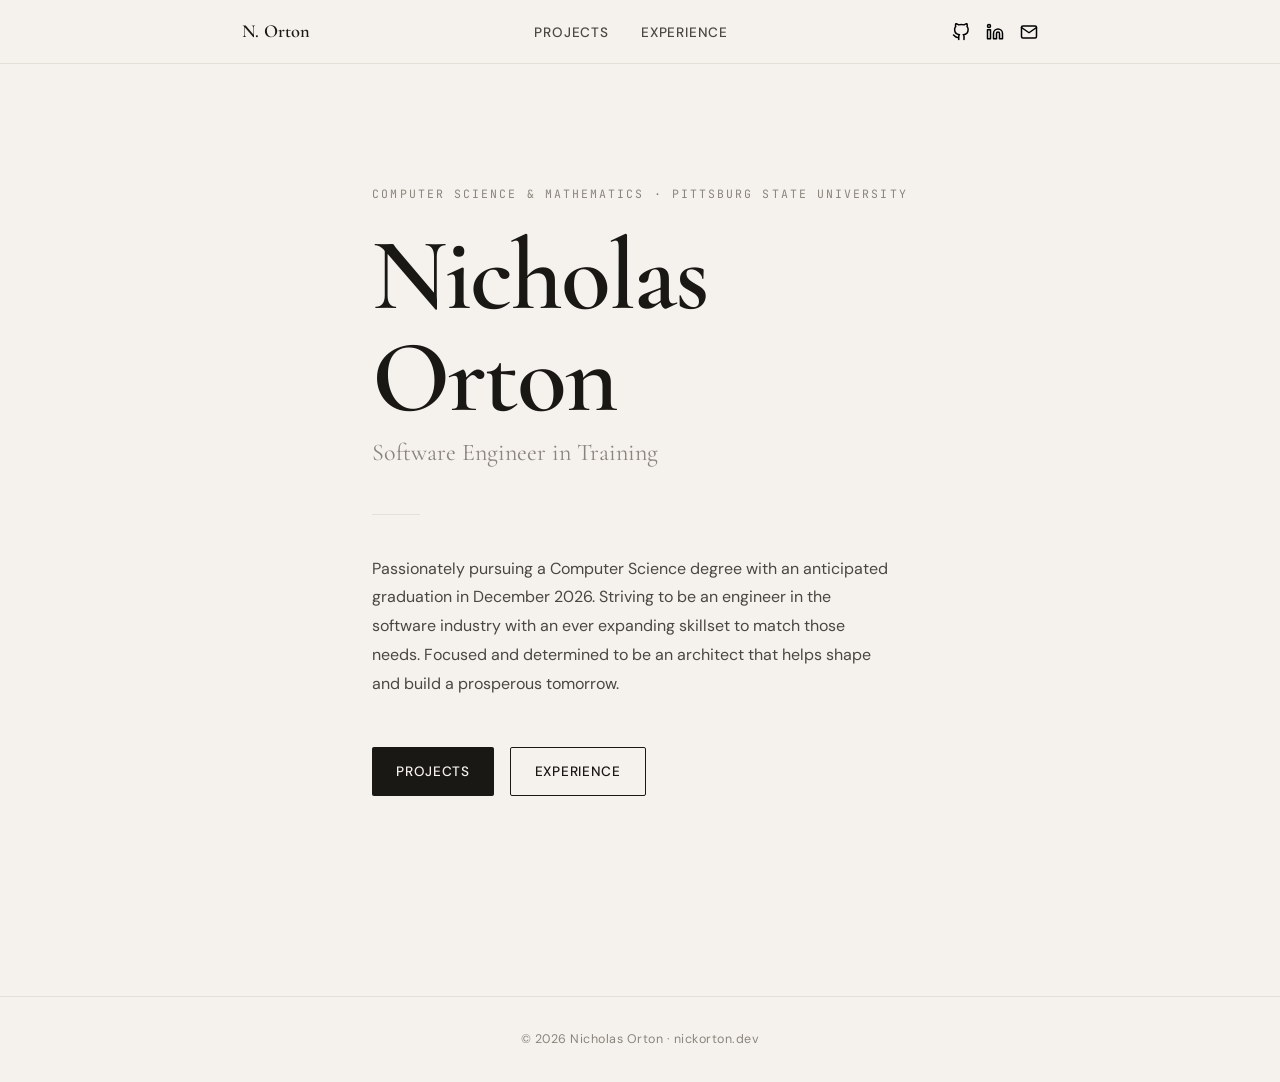
<file: index.html>
<!DOCTYPE html>
<html lang="en">

<head>
    <meta charset="UTF-8" />
    <meta name="viewport" content="width=device-width, initial-scale=1.0" />
    <title>Nicholas Orton</title>
    <link rel="preconnect" href="https://fonts.googleapis.com" />
    <link rel="preconnect" href="https://fonts.gstatic.com" crossorigin />
    <link
        href="https://fonts.googleapis.com/css2?family=Cormorant+Garamond:wght@400;600&family=DM+Sans:wght@400;500&family=JetBrains+Mono:wght@400&display=swap"
        rel="stylesheet" />
    <link rel="stylesheet" href="assets/css/style.css" />
    <style>
        .hero {
            min-height: 100vh;
            display: flex;
            align-items: center;
            padding-top: 5rem;
        }

        .hero-inner {
            max-width: var(--max);
            margin: 0 auto;
            padding: 0 2rem;
        }

        .hero-eyebrow {
            font-family: var(--mono);
            font-size: 0.72rem;
            letter-spacing: 0.18em;
            text-transform: uppercase;
            color: var(--ink-soft);
            margin-bottom: 1.25rem;
        }

        .hero-name {
            font-family: var(--serif);
            font-size: clamp(3.5rem, 8vw, 6.5rem);
            font-weight: 600;
            line-height: 1.0;
            letter-spacing: -0.02em;
            color: var(--ink);
            margin-bottom: 0.25rem;
        }

        .hero-title {
            font-family: var(--serif);
            font-size: clamp(1.1rem, 2.5vw, 1.5rem);
            font-weight: 400;
            color: var(--ink-soft);
            margin-bottom: 2.5rem;
        }

        .hero-rule {
            width: 48px;
            height: 1px;
            background: var(--rule);
            margin-bottom: 2.5rem;
        }

        .hero-bio {
            max-width: 520px;
            font-size: 1rem;
            color: var(--ink-mid);
            line-height: 1.8;
            margin-bottom: 3rem;
        }

        .hero-actions {
            display: flex;
            gap: 1rem;
            flex-wrap: wrap;
        }
    </style>
</head>

<body>

    <!-- Nav -->
    <nav>
        <div class="nav-inner">
            <a href="index.html" class="nav-logo">N. Orton</a>
            <ul class="nav-links">
                <li><a href="projects.html">Projects</a></li>
                <li><a href="experience.html">Experience</a></li>
            </ul>
            <div class="nav-icons">
                <a href="https://github.com/nrrorton" target="_blank" rel="noopener" aria-label="GitHub">
                    <img src="assets/icons/github.svg" alt="GitHub" width="18" height="18" />
                </a>
                <a href="https://www.linkedin.com/in/nicholas-ray-orton" target="_blank" rel="noopener"
                    aria-label="LinkedIn">
                    <img src="assets/icons/linkedin.svg" alt="LinkedIn" width="18" height="18" />
                </a>
                <a href="mailto:nrrorton@gmail.com" aria-label="Email">
                    <img src="assets/icons/email.svg" alt="Email" width="18" height="18" />
                </a>
            </div>
            <!-- Hamburger toggle (mobile only) -->
            <button class="nav-toggle" aria-label="Toggle menu" onclick="
            this.classList.toggle('open');
            document.getElementById('nav-drawer').classList.toggle('open');
            ">
                <span></span>
                <span></span>
                <span></span>
            </button>
        </div>
        <!-- Mobile drawer -->
        <div class="nav-drawer" id="nav-drawer">
            <ul class="nav-links">
                <li><a href="projects.html">Projects</a></li>
                <li><a href="experience.html">Experience</a></li>
            </ul>
            <div class="nav-icons">
                <a href="https://github.com/nrrorton" target="_blank" rel="noopener" aria-label="GitHub">
                    <img src="assets/icons/github.svg" alt="GitHub" width="18" height="18" />
                </a>
                <a href="https://www.linkedin.com/in/nicholas-ray-orton" target="_blank" rel="noopener"
                    aria-label="LinkedIn">
                    <img src="assets/icons/linkedin.svg" alt="LinkedIn" width="18" height="18" />
                </a>
                <a href="mailto:nrrorton@gmail.com" aria-label="Email">
                    <img src="assets/icons/email.svg" alt="Email" width="18" height="18" />
                </a>
            </div>
        </div>
    </nav>

    <!-- Hero -->
    <section class="hero">
        <div class="hero-inner">
            <p class="hero-eyebrow fade-in delay-1">Computer Science &amp; Mathematics · Pittsburg State University</p>
            <h1 class="hero-name fade-in delay-2">Nicholas<br>Orton</h1>
            <p class="hero-title fade-in delay-3">Software Engineer in Training</p>
            <div class="hero-rule fade-in delay-3"></div>
            <p class="hero-bio fade-in delay-4">
                Passionately pursuing a Computer Science degree with an anticipated graduation in December 2026.
                Striving to be an engineer in the software industry with an ever expanding skillset to match those needs.
                Focused and determined to be an architect that helps shape and build a prosperous tomorrow.
            </p>
            <div class="hero-actions fade-in delay-5">
                <a href="projects.html" class="btn btn-primary">Projects</a>
                <a href="experience.html" class="btn btn-outline">Experience</a>
            </div>
        </div>
    </section>

    <footer>
        <p>© 2026 Nicholas Orton · nickorton.dev</p>
    </footer>

</body>

</html>
</file>
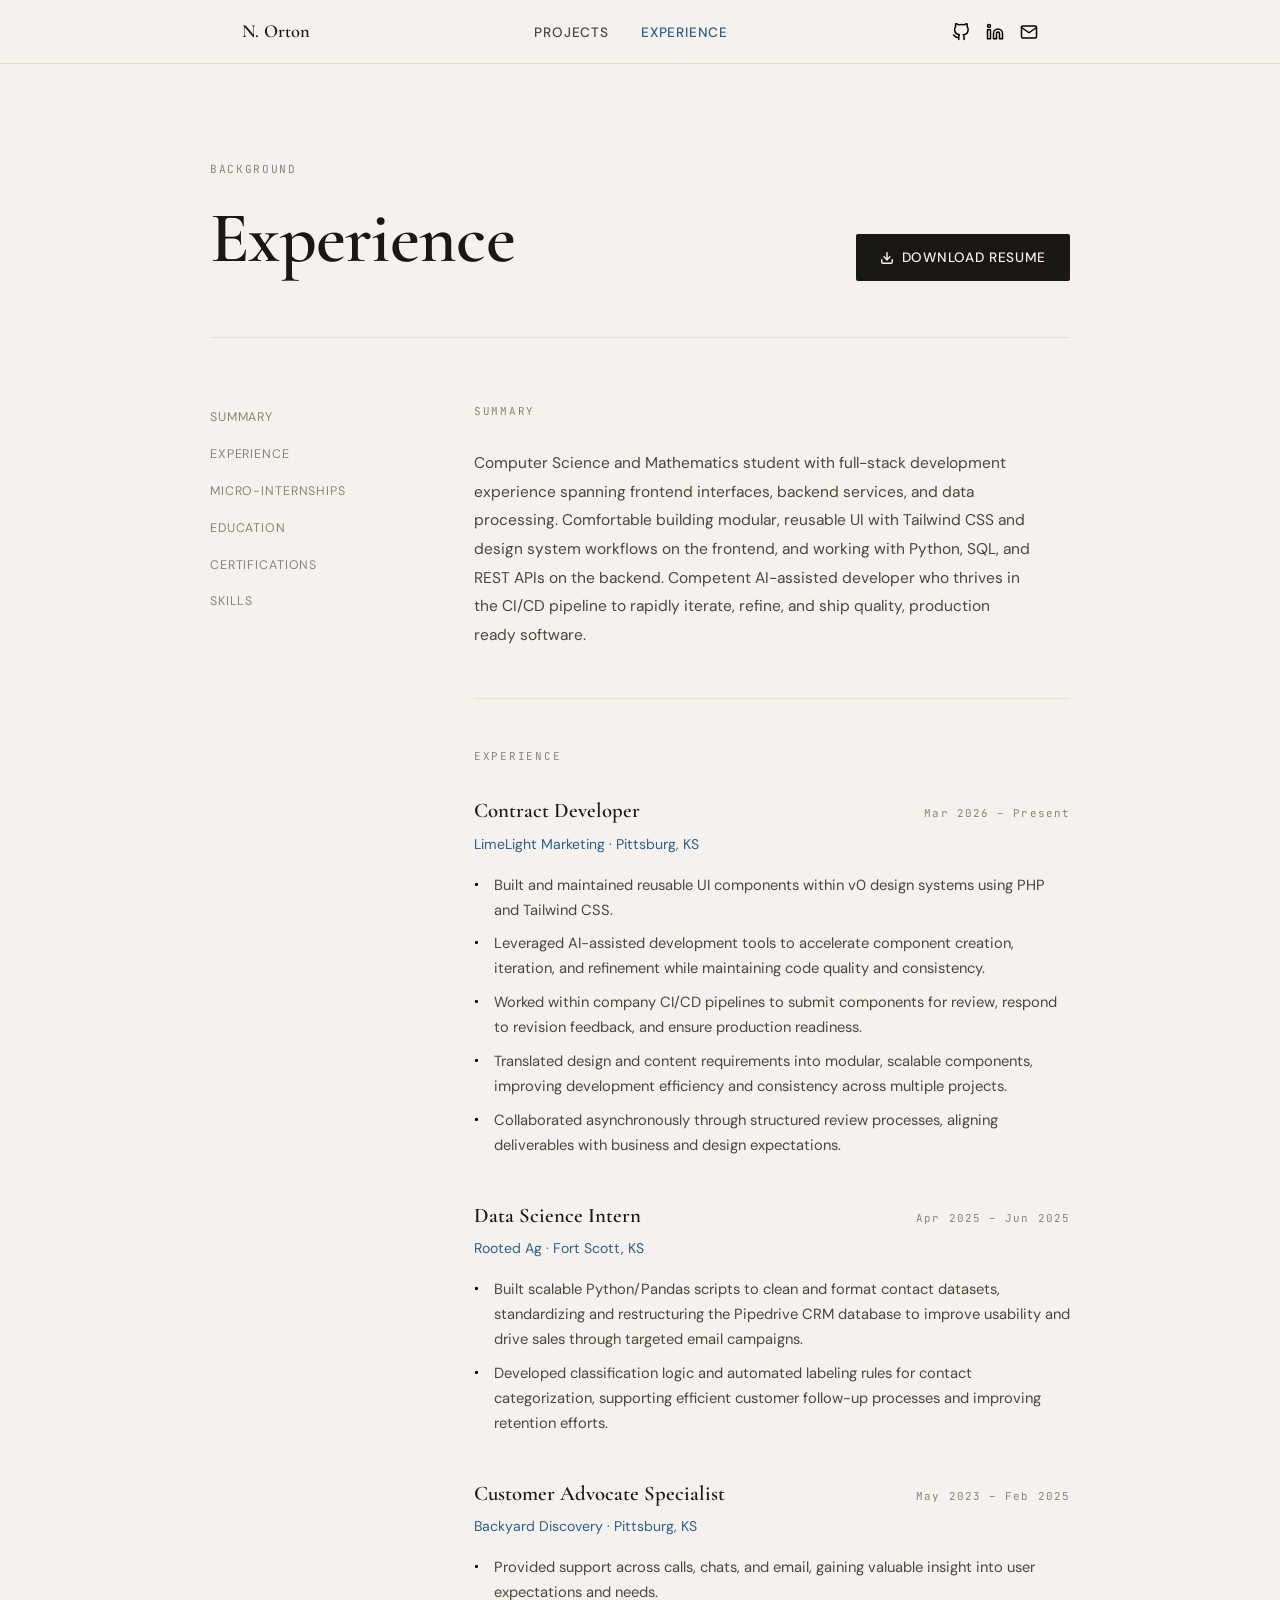
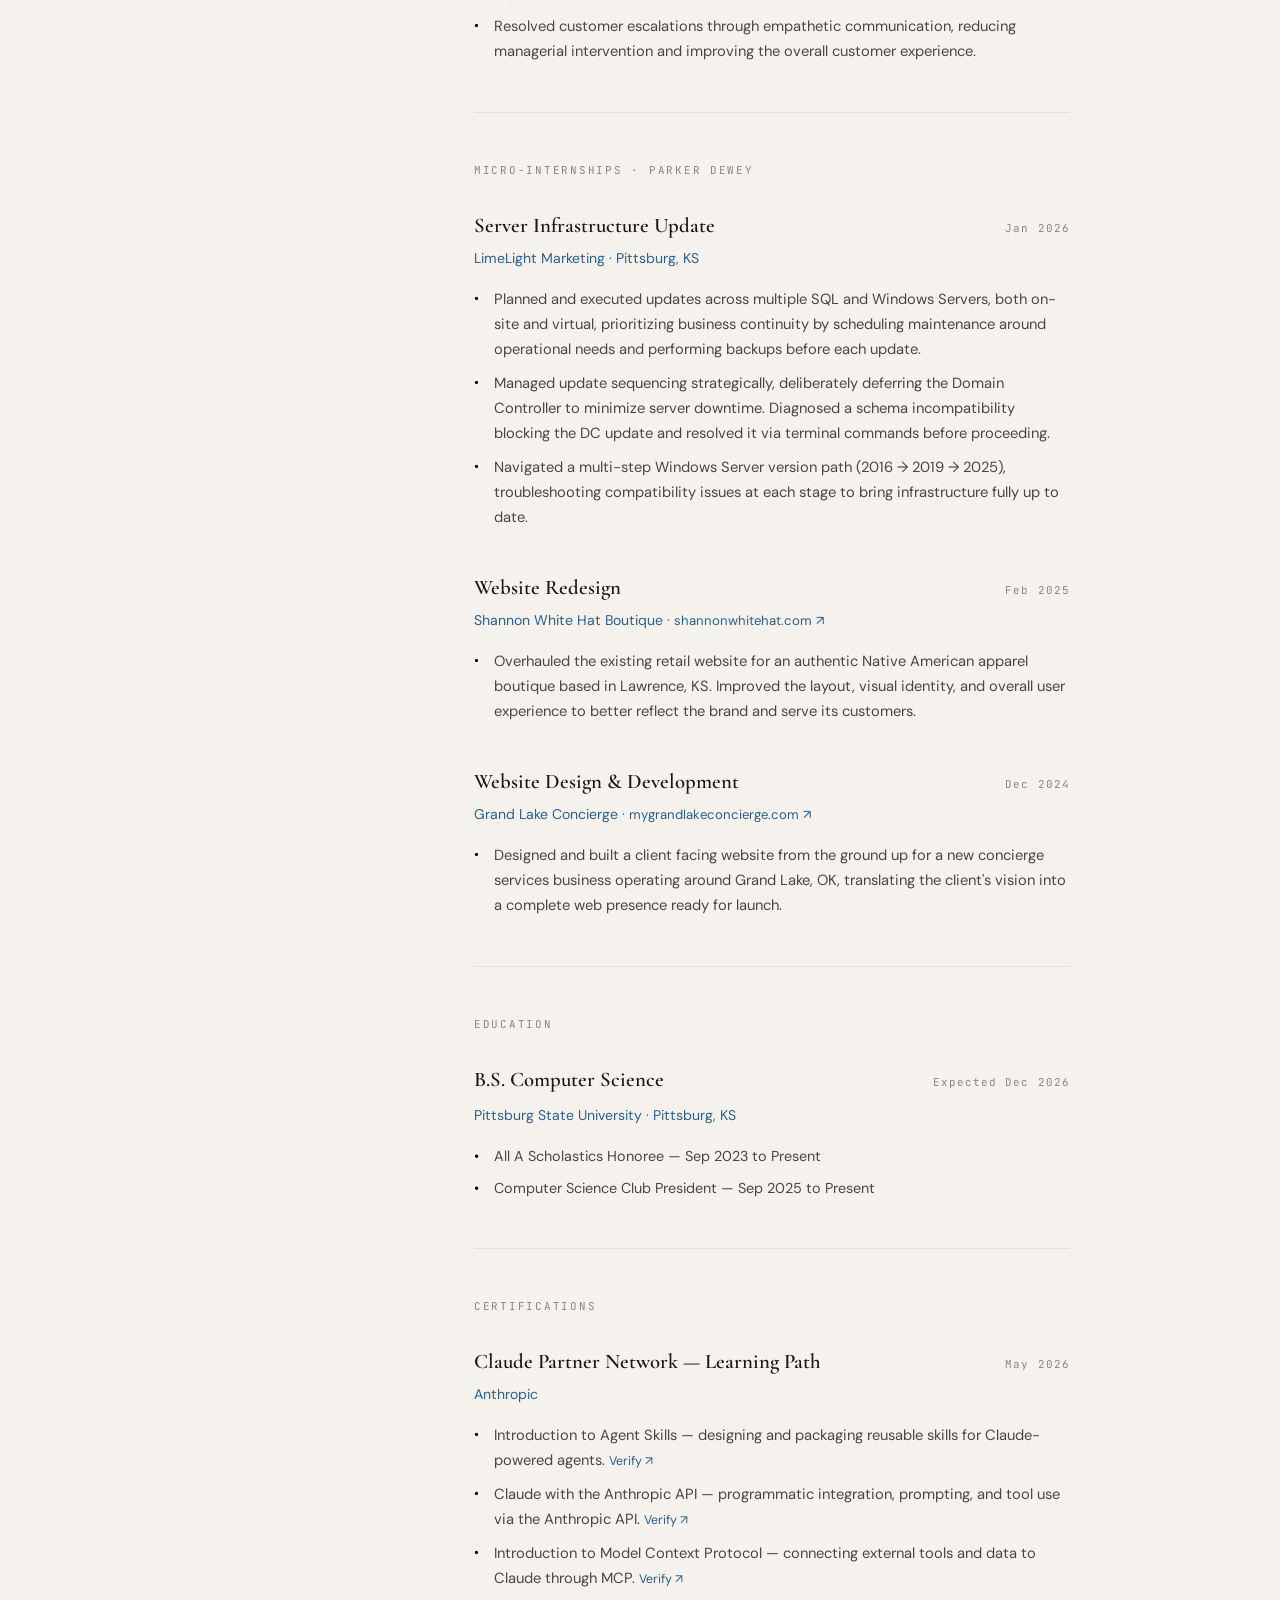
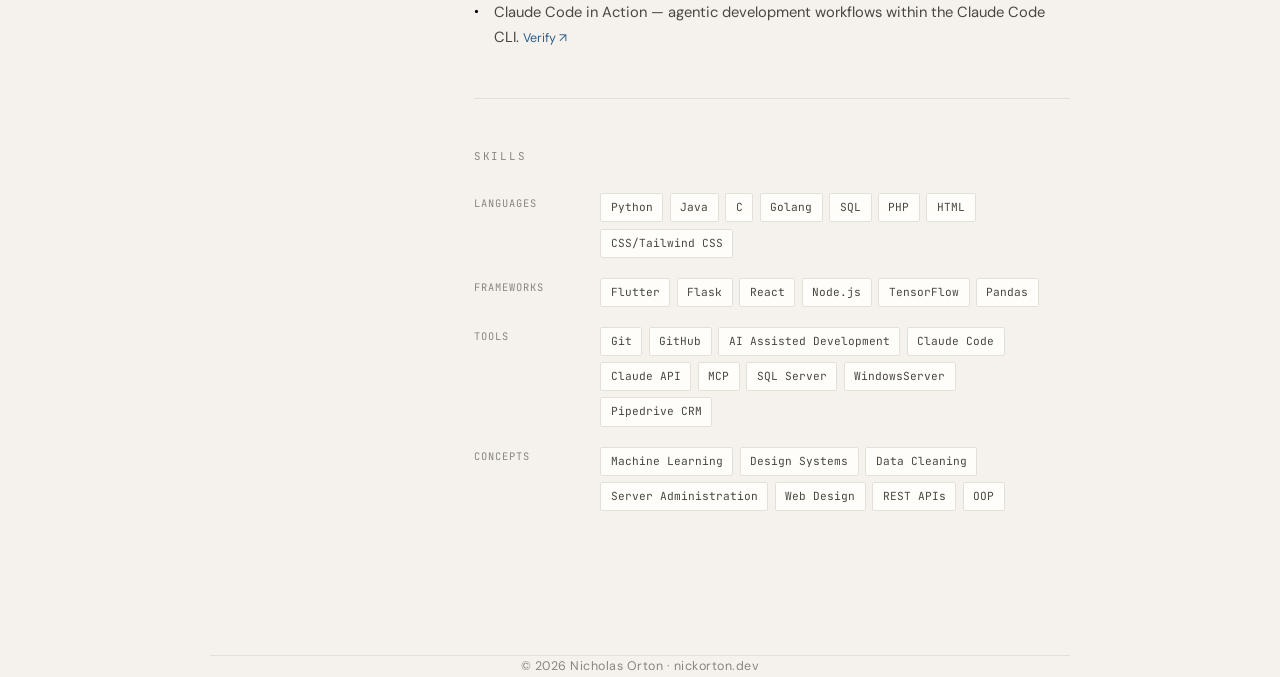
<file: experience.html>
<!DOCTYPE html>
<html lang="en">

<head>
    <meta charset="UTF-8" />
    <meta name="viewport" content="width=device-width, initial-scale=1.0" />
    <title>Experience · Nicholas Orton</title>
    <link rel="preconnect" href="https://fonts.googleapis.com" />
    <link rel="preconnect" href="https://fonts.gstatic.com" crossorigin />
    <link
        href="https://fonts.googleapis.com/css2?family=Cormorant+Garamond:wght@400;600&family=DM+Sans:wght@400;500&family=JetBrains+Mono:wght@400&display=swap"
        rel="stylesheet" />
    <link rel="stylesheet" href="assets/css/style.css" />
    <style>
        .page-header {
            padding: 10rem 0 3.5rem;
            display: flex;
            align-items: flex-end;
            justify-content: space-between;
            gap: 2rem;
            flex-wrap: wrap;
            border-bottom: 1px solid var(--rule);
            margin-bottom: 0;
        }

        .page-header h1 {
            font-size: clamp(2.5rem, 6vw, 4.5rem);
        }

        /* Resume body */
        .resume {
            padding: 4rem 0 6rem;
            display: grid;
            grid-template-columns: 200px 1fr;
            gap: 0 4rem;
        }

        @media (max-width: 640px) {
            .resume {
                grid-template-columns: 1fr;
            }

            .resume-sidebar {
                display: none;
            }
        }

        /* Sidebar nav (sticky) */
        .resume-sidebar {
            position: sticky;
            top: 5rem;
            align-self: start;
        }

        .sidebar-nav {
            list-style: none;
            display: flex;
            flex-direction: column;
            gap: 0.6rem;
        }

        .sidebar-nav a {
            font-size: 0.78rem;
            letter-spacing: 0.07em;
            text-transform: uppercase;
            color: var(--ink-soft);
            transition: color var(--transition);
        }

        .sidebar-nav a:hover {
            color: var(--accent);
        }

        /* Resume sections */
        .resume-main section {
            padding: 3rem 0;
            border-top: 1px solid var(--rule);
        }

        .resume-main section:first-child {
            padding-top: 0;
            border-top: none;
        }

        .resume-section-title {
            font-family: var(--mono);
            font-size: 0.68rem;
            letter-spacing: 0.16em;
            text-transform: uppercase;
            color: var(--ink-soft);
            margin-bottom: 1.75rem;
        }

        /* Summary */
        .summary-text {
            font-size: 0.97rem;
            color: var(--ink-mid);
            line-height: 1.85;
            max-width: 560px;
        }

        /* Experience entries */
        .entry {
            margin-bottom: 2.5rem;
        }

        .entry:last-child {
            margin-bottom: 0;
        }

        .entry-header {
            display: flex;
            justify-content: space-between;
            align-items: baseline;
            gap: 1rem;
            flex-wrap: wrap;
            margin-bottom: 0.25rem;
        }

        .entry-role {
            font-family: var(--serif);
            font-size: 1.3rem;
            font-weight: 600;
            color: var(--ink);
        }

        .entry-date {
            font-family: var(--mono);
            font-size: 0.68rem;
            letter-spacing: 0.1em;
            color: var(--ink-soft);
            white-space: nowrap;
        }

        .entry-org {
            font-size: 0.88rem;
            color: var(--accent);
            margin-bottom: 1rem;
        }

        .entry-bullets {
            list-style: none;
            display: flex;
            flex-direction: column;
            gap: 0.55rem;
        }

        .entry-bullets li {
            font-size: 0.92rem;
            color: var(--ink-mid);
            line-height: 1.7;
            padding-left: 1.25rem;
            position: relative;
        }

        .entry-bullets li::before {
            content: '•';
            position: absolute;
            left: 0;
            color: black;
            font-size: 0.85rem;
        }

        /* Education */
        .edu-degree {
            font-family: var(--serif);
            font-size: 1.3rem;
            font-weight: 600;
            margin-bottom: 0.2rem;
        }

        .edu-school {
            font-size: 0.88rem;
            color: var(--accent);
            margin-bottom: 1rem;
        }

        .edu-honors {
            list-style: none;
            display: flex;
            flex-direction: column;
            gap: 0.45rem;
        }

        .edu-honors li {
            font-size: 0.9rem;
            color: var(--ink-mid);
            padding-left: 1.25rem;
            position: relative;
        }

        .edu-honors li::before {
            content: '•';
            position: absolute;
            left: 0;
            color: black;
        }

        /* Skills */
        .skills-grid {
            display: flex;
            flex-direction: column;
            gap: 1.25rem;
        }

        .skill-row {
            display: grid;
            grid-template-columns: 110px 1fr;
            gap: 1rem;
            align-items: start;
        }

        .skill-category {
            font-family: var(--mono);
            font-size: 0.65rem;
            letter-spacing: 0.1em;
            text-transform: uppercase;
            color: var(--ink-soft);
            padding-top: 0.1rem;
        }

        .skill-tags {
            display: flex;
            flex-wrap: wrap;
            gap: 0.4rem;
        }

        .skill-tag {
            font-family: var(--mono);
            font-size: 0.7rem;
            padding: 0.25rem 0.6rem;
            border: 1px solid var(--rule);
            border-radius: 2px;
            color: var(--ink-mid);
            background: var(--paper);
        }
    </style>
</head>

<body>

    <!-- Nav -->
    <nav>
        <div class="nav-inner">
            <a href="index.html" class="nav-logo">N. Orton</a>
            <ul class="nav-links">
                <li><a href="projects.html">Projects</a></li>
                <li><a href="experience.html" class="active">Experience</a></li>
            </ul>
            <div class="nav-icons">
                <a href="https://github.com/nrrorton" target="_blank" rel="noopener" aria-label="GitHub">
                    <img src="assets/icons/github.svg" alt="GitHub" width="18" height="18" />
                </a>
                <a href="https://www.linkedin.com/in/nicholas-ray-orton" target="_blank" rel="noopener"
                    aria-label="LinkedIn">
                    <img src="assets/icons/linkedin.svg" alt="LinkedIn" width="18" height="18" />
                </a>
                <a href="mailto:nrrorton@gmail.com" aria-label="Email">
                    <img src="assets/icons/email.svg" alt="Email" width="18" height="18" />
                </a>
            </div>
            <!-- Hamburger toggle (mobile only) -->
            <button class="nav-toggle" aria-label="Toggle menu" onclick="
            this.classList.toggle('open');
            document.getElementById('nav-drawer').classList.toggle('open');
            ">
                <span></span>
                <span></span>
                <span></span>
            </button>
        </div>
        <!-- Mobile drawer -->
        <div class="nav-drawer" id="nav-drawer">
            <ul class="nav-links">
                <li><a href="projects.html">Projects</a></li>
                <li><a href="experience.html" class="active">Experience</a></li>
            </ul>
            <div class="nav-icons">
                <a href="https://github.com/nrrorton" target="_blank" rel="noopener" aria-label="GitHub">
                    <img src="assets/icons/github.svg" alt="GitHub" width="18" height="18" />
                </a>
                <a href="https://www.linkedin.com/in/nicholas-ray-orton" target="_blank" rel="noopener"
                    aria-label="LinkedIn">
                    <img src="assets/icons/linkedin.svg" alt="LinkedIn" width="18" height="18" />
                </a>
                <a href="mailto:nrrorton@gmail.com" aria-label="Email">
                    <img src="assets/icons/email.svg" alt="Email" width="18" height="18" />
                </a>
            </div>
        </div>
    </nav>

    <!-- Header -->
    <header class="page-header container">
        <div>
            <p class="section-label fade-in delay-1">Background</p>
            <h1 class="fade-in delay-2">Experience</h1>
        </div>
        <a href="assets/files/Nicholas_Orton_Resume.pdf" download class="btn btn-primary fade-in delay-3">
            <svg width="14" height="14" viewBox="0 0 24 24" fill="none" stroke="currentColor" stroke-width="2.5"
                stroke-linecap="round" stroke-linejoin="round">
                <path d="M21 15v4a2 2 0 0 1-2 2H5a2 2 0 0 1-2-2v-4" />
                <polyline points="7 10 12 15 17 10" />
                <line x1="12" y1="15" x2="12" y2="3" />
            </svg>
            Download Resume
        </a>
    </header>

    <!-- Resume -->
    <div class="resume container">

        <!-- Sidebar -->
        <aside class="resume-sidebar fade-in delay-2">
            <ul class="sidebar-nav">
                <li><a href="#summary">Summary</a></li>
                <li><a href="#experience">Experience</a></li>
                <li><a href="#micro">Micro-Internships</a></li>
                <li><a href="#education">Education</a></li>
                <li><a href="#certifications">Certifications</a></li>
                <li><a href="#skills">Skills</a></li>
            </ul>
        </aside>

        <!-- Main content -->
        <div class="resume-main">

            <!-- Summary -->
            <section id="summary" class="fade-in delay-2">
                <p class="resume-section-title">Summary</p>
                <p class="summary-text">
                    Computer Science and Mathematics student with full-stack development experience spanning frontend interfaces, backend
                    services, and data processing. Comfortable building modular, reusable UI with Tailwind CSS and design system workflows
                    on the frontend, and working with Python, SQL, and REST APIs on the backend. Competent AI-assisted developer who thrives
                    in the CI/CD pipeline to rapidly iterate, refine, and ship quality, production ready software.
                </p>
            </section>

            <!-- Experience -->
            <section id="experience" class="fade-in delay-3">
                <p class="resume-section-title">Experience</p>

                <div class="entry">
                    <div class="entry-header">
                        <span class="entry-role">Contract Developer</span>
                        <span class="entry-date">Mar 2026 – Present</span>
                    </div>
                    <p class="entry-org">LimeLight Marketing · Pittsburg, KS</p>
                    <ul class="entry-bullets">
                        <li>Built and maintained reusable UI components within v0 design systems using PHP and Tailwind CSS.</li>
                        <li>Leveraged AI-assisted development tools to accelerate component creation, iteration, and refinement while maintaining
                        code quality and consistency.</li>
                        <li>Worked within company CI/CD pipelines to submit components for review, respond to revision feedback, and ensure
                        production readiness.</li>
                        <li>Translated design and content requirements into modular, scalable components, improving development efficiency
                        and consistency across multiple projects.</li>
                        <li>Collaborated asynchronously through structured review processes, aligning deliverables with business and design
                        expectations.</li>
                    </ul>
                </div>

                <div class="entry">
                    <div class="entry-header">
                        <span class="entry-role">Data Science Intern</span>
                        <span class="entry-date">Apr 2025 – Jun 2025</span>
                    </div>
                    <p class="entry-org">Rooted Ag · Fort Scott, KS</p>
                    <ul class="entry-bullets">
                        <li>Built scalable Python/Pandas scripts to clean and format contact datasets, standardizing and
                            restructuring the Pipedrive CRM database to improve usability and drive sales through
                            targeted email campaigns.</li>
                        <li>Developed classification logic and automated labeling rules for contact categorization,
                            supporting efficient customer follow-up processes and improving retention efforts.</li>
                    </ul>
                </div>

                <div class="entry">
                    <div class="entry-header">
                        <span class="entry-role">Customer Advocate Specialist</span>
                        <span class="entry-date">May 2023 – Feb 2025</span>
                    </div>
                    <p class="entry-org">Backyard Discovery · Pittsburg, KS</p>
                    <ul class="entry-bullets">
                        <li>Provided support across calls, chats, and email, gaining valuable insight into user
                            expectations and needs.</li>
                        <li>Resolved customer escalations through empathetic communication, reducing managerial
                            intervention and improving the overall customer experience.</li>
                    </ul>
                </div>
            </section>

            <!-- Micro-Internships -->
            <section id="micro" class="fade-in delay-4">
                <p class="resume-section-title">Micro-Internships · Parker Dewey</p>
            
                <div class="entry">
                    <div class="entry-header">
                        <span class="entry-role">Server Infrastructure Update</span>
                        <span class="entry-date">Jan 2026</span>
                    </div>
                    <p class="entry-org">LimeLight Marketing · Pittsburg, KS</p>
                    <ul class="entry-bullets">
                        <li>Planned and executed updates across multiple SQL and Windows Servers, both on-site and virtual,
                            prioritizing business continuity by scheduling maintenance around operational needs and performing
                            backups before each update.</li>
                        <li>Managed update sequencing strategically, deliberately deferring the Domain Controller to minimize
                            server downtime. Diagnosed a schema incompatibility blocking the DC update and resolved it via
                            terminal commands before proceeding.</li>
                        <li>Navigated a multi-step Windows Server version path (2016 → 2019 → 2025), troubleshooting compatibility
                            issues at each stage to bring infrastructure fully up to date.</li>
                    </ul>
                </div>
            
                <div class="entry">
                    <div class="entry-header">
                        <span class="entry-role">Website Redesign</span>
                        <span class="entry-date">Feb 2025</span>
                    </div>
                    <p class="entry-org">
                        Shannon White Hat Boutique ·
                        <a href="https://www.shannonwhitehat.com/" target="_blank" rel="noopener"
                            style="color: var(--accent); font-size: 0.82rem;">shannonwhitehat.com ↗</a>
                    </p>
                    <ul class="entry-bullets">
                        <li>Overhauled the existing retail website for an authentic Native American apparel boutique based in
                            Lawrence, KS. Improved the layout, visual identity, and overall user experience to better reflect the
                            brand and serve its customers.</li>
                    </ul>
                </div>

                <div class="entry">
                    <div class="entry-header">
                        <span class="entry-role">Website Design & Development</span>
                        <span class="entry-date">Dec 2024</span>
                    </div>
                    <p class="entry-org">
                        Grand Lake Concierge ·
                        <a href="https://www.mygrandlakeconcierge.com/" target="_blank" rel="noopener"
                            style="color: var(--accent); font-size: 0.82rem;">mygrandlakeconcierge.com ↗</a>
                    </p>
                    <ul class="entry-bullets">
                        <li>Designed and built a client facing website from the ground up for a new concierge services business
                            operating around Grand Lake, OK, translating the client's vision into a complete web presence ready for
                            launch.</li>
                    </ul>
                </div>
            </section>

            <!-- Education -->
            <section id="education" class="fade-in delay-4">
                <p class="resume-section-title">Education</p>
                <div class="entry-header" style="margin-bottom: 0.25rem;">
                    <span class="edu-degree">B.S. Computer Science</span>
                    <span class="entry-date">Expected Dec 2026</span>
                </div>
                <p class="edu-school">Pittsburg State University · Pittsburg, KS</p>
                <ul class="edu-honors">
                    <li>All A Scholastics Honoree — Sep 2023 to Present</li>
                    <li>Computer Science Club President — Sep 2025 to Present</li>
                </ul>
            </section>

            <!-- Certifications -->
            <section id="certifications" class="fade-in delay-5">
                <p class="resume-section-title">Certifications</p>

                <div class="entry">
                    <div class="entry-header">
                        <span class="entry-role">Claude Partner Network — Learning Path</span>
                        <span class="entry-date">May 2026</span>
                    </div>
                    <p class="entry-org">Anthropic</p>
                    <ul class="entry-bullets">
                        <li>Introduction to Agent Skills — designing and packaging reusable skills for Claude-powered agents.
                            <a href="https://verify.skilljar.com/c/8tr7aux64yxz" target="_blank" rel="noopener"
                                style="color: var(--accent); font-size: 0.78rem; white-space: nowrap;">Verify ↗</a></li>
                        <li>Claude with the Anthropic API — programmatic integration, prompting, and tool use via the Anthropic API.
                            <a href="https://verify.skilljar.com/c/6u4fi9q8b3m3" target="_blank" rel="noopener"
                                style="color: var(--accent); font-size: 0.78rem; white-space: nowrap;">Verify ↗</a></li>
                        <li>Introduction to Model Context Protocol — connecting external tools and data to Claude through MCP.
                            <a href="https://verify.skilljar.com/c/wb738afehz83" target="_blank" rel="noopener"
                                style="color: var(--accent); font-size: 0.78rem; white-space: nowrap;">Verify ↗</a></li>
                        <li>Claude Code in Action — agentic development workflows within the Claude Code CLI.
                            <a href="https://verify.skilljar.com/c/jek4beo3jvas" target="_blank" rel="noopener"
                                style="color: var(--accent); font-size: 0.78rem; white-space: nowrap;">Verify ↗</a></li>
                    </ul>
                </div>
            </section>

            <!-- Skills -->
            <section id="skills" class="fade-in delay-5">
                <p class="resume-section-title">Skills</p>
                <div class="skills-grid">
                    <div class="skill-row">
                        <span class="skill-category">Languages</span>
                        <div class="skill-tags">
                            <span class="skill-tag">Python</span>
                            <span class="skill-tag">Java</span>
                            <span class="skill-tag">C</span>
                            <span class="skill-tag">Golang</span>
                            <span class="skill-tag">SQL</span>
                            <span class="skill-tag">PHP</span>
                            <span class="skill-tag">HTML</span>
                            <span class="skill-tag">CSS/Tailwind CSS</span>
                        </div>
                    </div>
                    <div class="skill-row">
                        <span class="skill-category">Frameworks</span>
                        <div class="skill-tags">
                            <span class="skill-tag">Flutter</span>
                            <span class="skill-tag">Flask</span>
                            <span class="skill-tag">React</span>
                            <span class="skill-tag">Node.js</span>
                            <span class="skill-tag">TensorFlow</span>
                            <span class="skill-tag">Pandas</span>
                        </div>
                    </div>
                    <div class="skill-row">
                        <span class="skill-category">Tools</span>
                        <div class="skill-tags">
                            <span class="skill-tag">Git</span>
                            <span class="skill-tag">GitHub</span>
                            <span class="skill-tag">AI Assisted Development</span>
                            <span class="skill-tag">Claude Code</span>
                            <span class="skill-tag">Claude API</span>
                            <span class="skill-tag">MCP</span>
                            <span class="skill-tag">SQL Server</span>
                            <span class="skill-tag">WindowsServer</span>
                            <span class="skill-tag">Pipedrive CRM</span>
                        </div>
                    </div>
                    <div class="skill-row">
                        <span class="skill-category">Concepts</span>
                        <div class="skill-tags">
                            <span class="skill-tag">Machine Learning</span>
                            <span class="skill-tag">Design Systems</span>
                            <span class="skill-tag">Data Cleaning</span>
                            <span class="skill-tag">Server Administration</span>
                            <span class="skill-tag">Web Design</span>
                            <span class="skill-tag">REST APIs</span>
                            <span class="skill-tag">OOP</span>
                        </div>
                    </div>
                </div>
            </section>

        </div>
    </div>

    <footer class="container">
        <p>© 2026 Nicholas Orton · nickorton.dev</p>
    </footer>

</body>

</html>
</file>
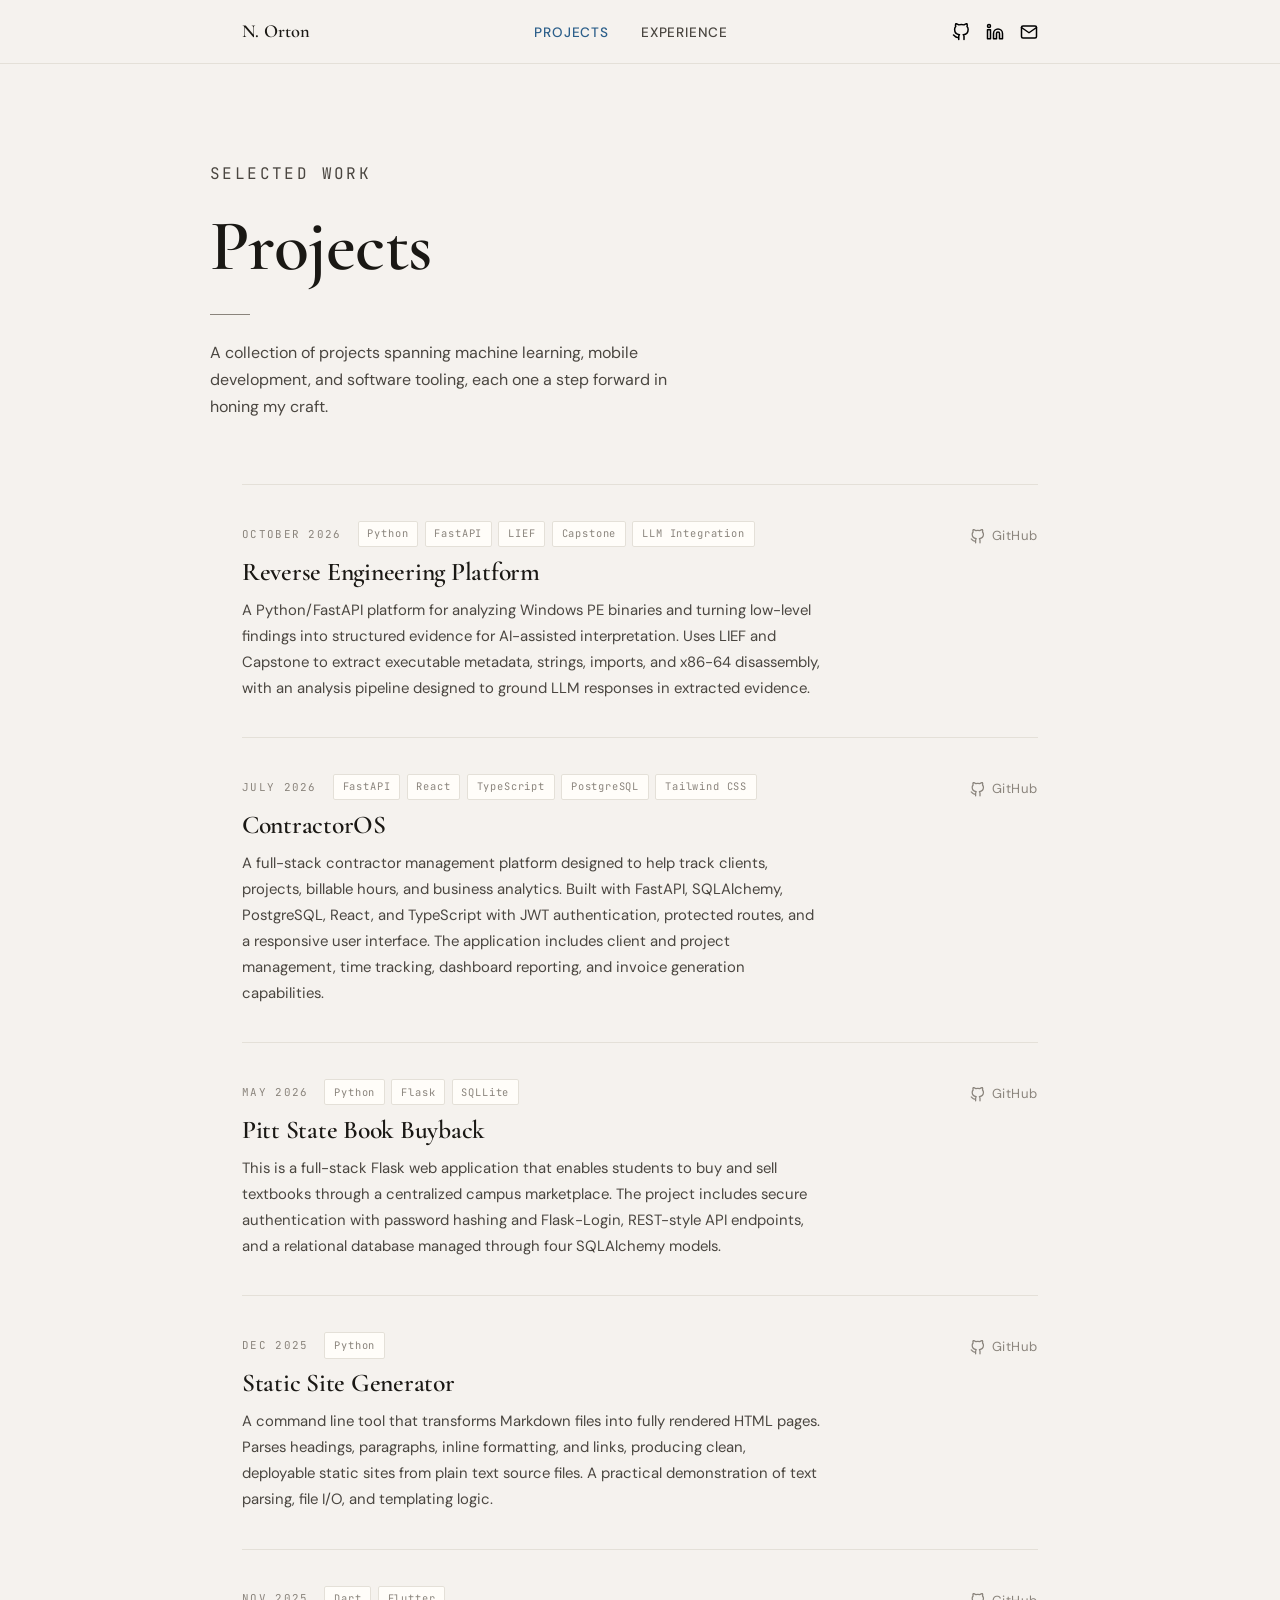
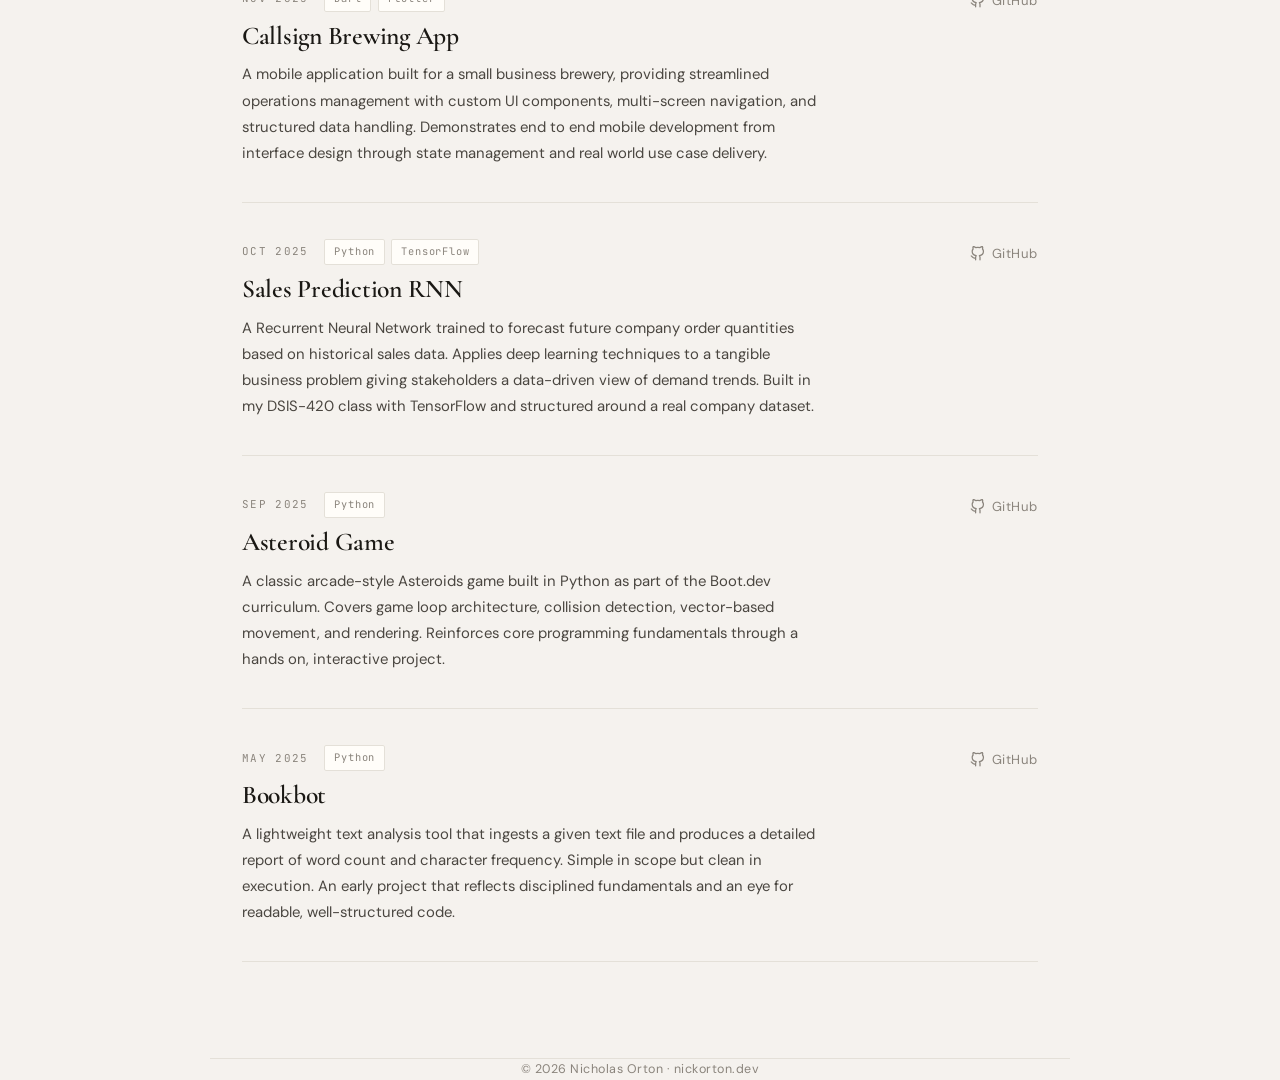
<file: projects.html>
<!DOCTYPE html>
<html lang="en">

<head>
    <meta charset="UTF-8" />
    <meta name="viewport" content="width=device-width, initial-scale=1.0" />
    <title>Projects · Nicholas Orton</title>
    <link rel="preconnect" href="https://fonts.googleapis.com" />
    <link rel="preconnect" href="https://fonts.gstatic.com" crossorigin />
    <link
        href="https://fonts.googleapis.com/css2?family=Cormorant+Garamond:wght@400;600&family=DM+Sans:wght@400;500&family=JetBrains+Mono:wght@400&display=swap"
        rel="stylesheet" />
    <link rel="stylesheet" href="assets/css/style.css" />
    <style>
        .page-header {
            padding: 10rem 0 4rem;
        }

        .page-header h1 {
            font-size: clamp(2.5rem, 6vw, 4.5rem);
            margin-bottom: 0.75rem;
        }

        .page-header p {
            color: var(--ink-mid);
            font-size: 1rem;
            max-width: 480px;
        }

        /* Project list */
        .projects-list {
            padding-bottom: 6rem;
        }

        .project-item {
            display: grid;
            grid-template-columns: 1fr auto;
            align-items: start;
            gap: 1.5rem;
            padding: 2.25rem 0;
            border-top: 1px solid var(--rule);
        }

        .project-item:last-child {
            border-bottom: 1px solid var(--rule);
        }

        .project-meta {
            display: flex;
            align-items: center;
            gap: 1rem;
            margin-bottom: 0.6rem;
            flex-wrap: wrap;
        }

        .project-date {
            font-family: var(--mono);
            font-size: 0.68rem;
            letter-spacing: 0.12em;
            text-transform: uppercase;
            color: var(--ink-soft);
        }

        .project-tags {
            display: flex;
            gap: 0.4rem;
            flex-wrap: wrap;
        }

        .tag {
            font-family: var(--mono);
            font-size: 0.65rem;
            letter-spacing: 0.08em;
            padding: 0.2rem 0.55rem;
            border: 1px solid var(--rule);
            border-radius: 2px;
            color: var(--ink-soft);
            background: var(--paper);
        }

        .project-name {
            font-family: var(--serif);
            font-size: 1.6rem;
            font-weight: 600;
            color: var(--ink);
            margin-bottom: 0.6rem;
        }

        .project-desc {
            font-size: 0.93rem;
            color: var(--ink-mid);
            line-height: 1.75;
            max-width: 580px;
        }

        .project-link {
            display: flex;
            align-items: center;
            gap: 0.4rem;
            color: var(--ink-soft);
            font-size: 0.82rem;
            letter-spacing: 0.04em;
            white-space: nowrap;
            transition: color var(--transition);
            padding-top: 0.25rem;
        }

        .project-link:hover {
            color: var(--accent);
        }

        .project-link svg {
            width: 15px;
            height: 15px;
            flex-shrink: 0;
        }
    </style>
</head>

<body>

    <!-- Nav -->
    <nav>
        <div class="nav-inner">
            <a href="index.html" class="nav-logo">N. Orton</a>
            <ul class="nav-links">
                <li><a href="projects.html" class="active">Projects</a></li>
                <li><a href="experience.html">Experience</a></li>
            </ul>
            <div class="nav-icons">
                <a href="https://github.com/nrrorton" target="_blank" rel="noopener" aria-label="GitHub">
                    <img src="assets/icons/github.svg" alt="GitHub" width="18" height="18" />
                </a>
                <a href="https://www.linkedin.com/in/nicholas-ray-orton" target="_blank" rel="noopener"
                    aria-label="LinkedIn">
                    <img src="assets/icons/linkedin.svg" alt="LinkedIn" width="18" height="18" />
                </a>
                <a href="mailto:nrrorton@gmail.com" aria-label="Email">
                    <img src="assets/icons/email.svg" alt="Email" width="18" height="18" />
                </a>
            </div>
            <!-- Hamburger toggle (mobile only) -->
            <button class="nav-toggle" aria-label="Toggle menu" onclick="
            this.classList.toggle('open');
            document.getElementById('nav-drawer').classList.toggle('open');
            ">
                <span></span>
                <span></span>
                <span></span>
            </button>
        </div>
        <!-- Mobile drawer -->
        <div class="nav-drawer" id="nav-drawer">
            <ul class="nav-links">
                <li><a href="projects.html" class="active">Projects</a></li>
                <li><a href="experience.html">Experience</a></li>
            </ul>
            <div class="nav-icons">
                <a href="https://github.com/nrrorton" target="_blank" rel="noopener" aria-label="GitHub">
                    <img src="assets/icons/github.svg" alt="GitHub" width="18" height="18" />
                </a>
                <a href="https://www.linkedin.com/in/nicholas-ray-orton" target="_blank" rel="noopener"
                    aria-label="LinkedIn">
                    <img src="assets/icons/linkedin.svg" alt="LinkedIn" width="18" height="18" />
                </a>
                <a href="mailto:nrrorton@gmail.com" aria-label="Email">
                    <img src="assets/icons/email.svg" alt="Email" width="18" height="18" />
                </a>
            </div>
        </div>
    </nav>

    <!-- Header -->
    <header class="page-header container">
        <p class="section-label fade-in delay-1">Selected Work</p>
        <h1 class="fade-in delay-2">Projects</h1>
        <div class="divider fade-in delay-3"></div>
        <p class="fade-in delay-3">A collection of projects spanning machine learning, mobile development, and software
            tooling, each one a step forward in honing my craft.</p>
    </header>

    <!-- Projects -->
    <main class="projects-list container">

        <!-- Reverse Engineering Platform -->
        <article class="project-item fade-in delay-1">
            <div>
                <div class="project-meta">
                    <span class="project-date">October 2026</span>
                    <div class="project-tags">
                        <span class="tag">Python</span>
                        <span class="tag">FastAPI</span>
                        <span class="tag">LIEF</span>
                        <span class="tag">Capstone</span>
                        <span class="tag">LLM Integration</span>
                    </div>
                </div>
                
                <h2 class="project-name">Reverse Engineering Platform</h2>
                
                <p class="project-desc">
                    A Python/FastAPI platform for analyzing Windows PE binaries and turning low-level findings into structured evidence for
                    AI-assisted interpretation. Uses LIEF and Capstone to extract executable metadata, strings, imports, and x86-64
                    disassembly, with an analysis pipeline designed to ground LLM responses in extracted evidence.
                </p>
            </div>
                
            <a href="https://github.com/nrrorton/reverse-engine-platform" target="_blank" rel="noopener" class="project-link">
                <svg viewBox="0 0 24 24" fill="none" stroke="currentColor" stroke-width="2" stroke-linecap="round"
                    stroke-linejoin="round">
                    <path
                        d="M9 19c-5 1.5-5-2.5-7-3m14 6v-3.87a3.37 3.37 0 0 0-.94-2.61c3.14-.35 6.44-1.54 6.44-7A5.44 5.44 0 0 0 20 4.77 5.07 5.07 0 0 0 19.91 1S18.73.65 16 2.48a13.38 13.38 0 0 0-7 0C6.27.65 5.09 1 5.09 1A5.07 5.07 0 0 0 5 4.77a5.44 5.44 0 0 0-1.5 3.78c0 5.42 3.3 6.61 6.44 7A3.37 3.37 0 0 0 9 18.13V22" />
                </svg>
                GitHub
            </a>
        </article>

        <!-- ContractorOS -->
        <article class="project-item fade-in delay-1">
            <div>
                <div class="project-meta">
                    <span class="project-date">July 2026</span>
                    <div class="project-tags">
                        <span class="tag">FastAPI</span>
                        <span class="tag">React</span>
                        <span class="tag">TypeScript</span>
                        <span class="tag">PostgreSQL</span>
                        <span class="tag">Tailwind CSS</span>
                    </div>
                </div>
        
                <h2 class="project-name">ContractorOS</h2>
        
                <p class="project-desc">
                    A full-stack contractor management platform designed to help track clients,
                    projects, billable hours, and business analytics. Built with FastAPI,
                    SQLAlchemy, PostgreSQL, React, and TypeScript with JWT authentication,
                    protected routes, and a responsive user interface. The application includes
                    client and project management, time tracking, dashboard reporting, and
                    invoice generation capabilities.
                </p>
            </div>
        
            <a href="https://github.com/nrrorton/contractor_os" target="_blank" rel="noopener" class="project-link">
                <svg viewBox="0 0 24 24" fill="none" stroke="currentColor" stroke-width="2" stroke-linecap="round"
                    stroke-linejoin="round">
                    <path
                        d="M9 19c-5 1.5-5-2.5-7-3m14 6v-3.87a3.37 3.37 0 0 0-.94-2.61c3.14-.35 6.44-1.54 6.44-7A5.44 5.44 0 0 0 20 4.77 5.07 5.07 0 0 0 19.91 1S18.73.65 16 2.48a13.38 13.38 0 0 0-7 0C6.27.65 5.09 1 5.09 1A5.07 5.07 0 0 0 5 4.77a5.44 5.44 0 0 0-1.5 3.78c0 5.42 3.3 6.61 6.44 7A3.37 3.37 0 0 0 9 18.13V22" />
                </svg>
                GitHub
            </a>
        </article>

        <!-- Pitt State Book Buyback -->
        <article class="project-item fade-in delay-5">
            <div>
                <div class="project-meta">
                    <span class="project-date">May 2026</span>
                    <div class="project-tags">
                        <span class="tag">Python</span>
                        <span class="tag">Flask</span>
                        <span class="tag">SQLLite</span>
                        
                    </div>
                </div>
                <h2 class="project-name">Pitt State Book Buyback</h2>
                <p class="project-desc">
                    This is a full-stack Flask web application that enables students to buy and sell textbooks through a
                    centralized campus marketplace. The project includes secure authentication with password hashing and Flask-Login,
                    REST-style API endpoints, and a relational database managed through four SQLAlchemy models. 
                </p>
            </div>
            <a href="https://github.com/nrrorton/pitt-state-book-buyback" target="_blank" rel="noopener" class="project-link">
                <svg viewBox="0 0 24 24" fill="none" stroke="currentColor" stroke-width="2" stroke-linecap="round"
                    stroke-linejoin="round">
                    <path
                        d="M9 19c-5 1.5-5-2.5-7-3m14 6v-3.87a3.37 3.37 0 0 0-.94-2.61c3.14-.35 6.44-1.54 6.44-7A5.44 5.44 0 0 0 20 4.77 5.07 5.07 0 0 0 19.91 1S18.73.65 16 2.48a13.38 13.38 0 0 0-7 0C6.27.65 5.09 1 5.09 1A5.07 5.07 0 0 0 5 4.77a5.44 5.44 0 0 0-1.5 3.78c0 5.42 3.3 6.61 6.44 7A3.37 3.37 0 0 0 9 18.13V22" />
                </svg>
                GitHub
            </a>
        </article>

        <!-- Static Site Generator -->
        <article class="project-item fade-in delay-1">
            <div>
                <div class="project-meta">
                    <span class="project-date">Dec 2025</span>
                    <div class="project-tags">
                        <span class="tag">Python</span>
                    </div>
                </div>
                <h2 class="project-name">Static Site Generator</h2>
                <p class="project-desc">
                    A command line tool that transforms Markdown files into fully rendered HTML pages.
                    Parses headings, paragraphs, inline formatting, and links, producing clean,
                    deployable static sites from plain text source files. A practical demonstration
                    of text parsing, file I/O, and templating logic.
                </p>
            </div>
            <a href="https://github.com/nrrorton/static_site_generator" target="_blank" rel="noopener" class="project-link">
                <svg viewBox="0 0 24 24" fill="none" stroke="currentColor" stroke-width="2" stroke-linecap="round"
                    stroke-linejoin="round">
                    <path
                        d="M9 19c-5 1.5-5-2.5-7-3m14 6v-3.87a3.37 3.37 0 0 0-.94-2.61c3.14-.35 6.44-1.54 6.44-7A5.44 5.44 0 0 0 20 4.77 5.07 5.07 0 0 0 19.91 1S18.73.65 16 2.48a13.38 13.38 0 0 0-7 0C6.27.65 5.09 1 5.09 1A5.07 5.07 0 0 0 5 4.77a5.44 5.44 0 0 0-1.5 3.78c0 5.42 3.3 6.61 6.44 7A3.37 3.37 0 0 0 9 18.13V22" />
                </svg>
                GitHub
            </a>
        </article>

        <!-- Callsign Brewing App -->
        <article class="project-item fade-in delay-2">
            <div>
                <div class="project-meta">
                    <span class="project-date">Nov 2025</span>
                    <div class="project-tags">
                        <span class="tag">Dart</span>
                        <span class="tag">Flutter</span>
                    </div>
                </div>
                <h2 class="project-name">Callsign Brewing App</h2>
                <p class="project-desc">
                    A mobile application built for a small business brewery, providing streamlined
                    operations management with custom UI components, multi-screen navigation,
                    and structured data handling. Demonstrates end to end mobile development
                    from interface design through state management and real world use case delivery.
                </p>
            </div>
            <a href="https://github.com/nrrorton/callsign_brewing_mobile_app" target="_blank" rel="noopener" class="project-link">
                <svg viewBox="0 0 24 24" fill="none" stroke="currentColor" stroke-width="2" stroke-linecap="round"
                    stroke-linejoin="round">
                    <path
                        d="M9 19c-5 1.5-5-2.5-7-3m14 6v-3.87a3.37 3.37 0 0 0-.94-2.61c3.14-.35 6.44-1.54 6.44-7A5.44 5.44 0 0 0 20 4.77 5.07 5.07 0 0 0 19.91 1S18.73.65 16 2.48a13.38 13.38 0 0 0-7 0C6.27.65 5.09 1 5.09 1A5.07 5.07 0 0 0 5 4.77a5.44 5.44 0 0 0-1.5 3.78c0 5.42 3.3 6.61 6.44 7A3.37 3.37 0 0 0 9 18.13V22" />
                </svg>
                GitHub
            </a>
        </article>

        <!-- Sales Prediction RNN -->
        <article class="project-item fade-in delay-3">
            <div>
                <div class="project-meta">
                    <span class="project-date">Oct 2025</span>
                    <div class="project-tags">
                        <span class="tag">Python</span>
                        <span class="tag">TensorFlow</span>
                    </div>
                </div>
                <h2 class="project-name">Sales Prediction RNN</h2>
                <p class="project-desc">
                    A Recurrent Neural Network trained to forecast future company order quantities
                    based on historical sales data. Applies deep learning techniques to a tangible
                    business problem giving stakeholders a data-driven view of demand trends.
                    Built in my DSIS-420 class with TensorFlow and structured around a real company dataset.
                </p>
            </div>
            <a href="https://github.com/nrrorton/lstm_rnn_model" target="_blank" rel="noopener" class="project-link">
                <svg viewBox="0 0 24 24" fill="none" stroke="currentColor" stroke-width="2" stroke-linecap="round"
                    stroke-linejoin="round">
                    <path
                        d="M9 19c-5 1.5-5-2.5-7-3m14 6v-3.87a3.37 3.37 0 0 0-.94-2.61c3.14-.35 6.44-1.54 6.44-7A5.44 5.44 0 0 0 20 4.77 5.07 5.07 0 0 0 19.91 1S18.73.65 16 2.48a13.38 13.38 0 0 0-7 0C6.27.65 5.09 1 5.09 1A5.07 5.07 0 0 0 5 4.77a5.44 5.44 0 0 0-1.5 3.78c0 5.42 3.3 6.61 6.44 7A3.37 3.37 0 0 0 9 18.13V22" />
                </svg>
                GitHub
            </a>
        </article>

        <!-- Asteroid Game -->
        <article class="project-item fade-in delay-4">
            <div>
                <div class="project-meta">
                    <span class="project-date">Sep 2025</span>
                    <div class="project-tags">
                        <span class="tag">Python</span>
                    </div>
                </div>
                <h2 class="project-name">Asteroid Game</h2>
                <p class="project-desc">
                    A classic arcade-style Asteroids game built in Python as part of the Boot.dev
                    curriculum. Covers game loop architecture, collision detection, vector-based
                    movement, and rendering. Reinforces core programming fundamentals through
                    a hands on, interactive project.
                </p>
            </div>
            <a href="https://github.com/nrrorton/boot.dev.pygame.project" target="_blank" rel="noopener" class="project-link">
                <svg viewBox="0 0 24 24" fill="none" stroke="currentColor" stroke-width="2" stroke-linecap="round"
                    stroke-linejoin="round">
                    <path
                        d="M9 19c-5 1.5-5-2.5-7-3m14 6v-3.87a3.37 3.37 0 0 0-.94-2.61c3.14-.35 6.44-1.54 6.44-7A5.44 5.44 0 0 0 20 4.77 5.07 5.07 0 0 0 19.91 1S18.73.65 16 2.48a13.38 13.38 0 0 0-7 0C6.27.65 5.09 1 5.09 1A5.07 5.07 0 0 0 5 4.77a5.44 5.44 0 0 0-1.5 3.78c0 5.42 3.3 6.61 6.44 7A3.37 3.37 0 0 0 9 18.13V22" />
                </svg>
                GitHub
            </a>
        </article>

        <!-- Bookbot -->
        <article class="project-item fade-in delay-5">
            <div>
                <div class="project-meta">
                    <span class="project-date">May 2025</span>
                    <div class="project-tags">
                        <span class="tag">Python</span>
                    </div>
                </div>
                <h2 class="project-name">Bookbot</h2>
                <p class="project-desc">
                    A lightweight text analysis tool that ingests a given text file and produces
                    a detailed report of word count and character frequency. Simple in scope but
                    clean in execution. An early project that reflects disciplined fundamentals
                    and an eye for readable, well-structured code.
                </p>
            </div>
            <a href="https://github.com/nrrorton/bookbot" target="_blank" rel="noopener" class="project-link">
                <svg viewBox="0 0 24 24" fill="none" stroke="currentColor" stroke-width="2" stroke-linecap="round"
                    stroke-linejoin="round">
                    <path
                        d="M9 19c-5 1.5-5-2.5-7-3m14 6v-3.87a3.37 3.37 0 0 0-.94-2.61c3.14-.35 6.44-1.54 6.44-7A5.44 5.44 0 0 0 20 4.77 5.07 5.07 0 0 0 19.91 1S18.73.65 16 2.48a13.38 13.38 0 0 0-7 0C6.27.65 5.09 1 5.09 1A5.07 5.07 0 0 0 5 4.77a5.44 5.44 0 0 0-1.5 3.78c0 5.42 3.3 6.61 6.44 7A3.37 3.37 0 0 0 9 18.13V22" />
                </svg>
                GitHub
            </a>
        </article>

    </main>

    <footer class="container">
        <p>© 2026 Nicholas Orton · nickorton.dev</p>
    </footer>

</body>

</html>
</file>
<file: assets/css/style.css>
/* ── Reset & Base ─────────────────────────────────────── */
*,
*::before,
*::after {
    box-sizing: border-box;
    margin: 0;
    padding: 0;
}

:root {
    --cream: #f5f2ee;
    --paper: #fffdf9;
    --ink: #1a1814;
    --ink-mid: #4a4640;
    --ink-soft: #8a847c;
    --rule: #e4e0d8;
    --accent: #2c5f8a;
    --accent-h: #1e4266;
    --serif: 'Cormorant Garamond', Georgia, serif;
    --sans: 'DM Sans', system-ui, sans-serif;
    --mono: 'JetBrains Mono', monospace;
    --max: 860px;
    --transition: 0.2s ease;
}

html {
    scroll-behavior: smooth;
}

body {
    background: var(--cream);
    color: var(--ink);
    font-family: var(--sans);
    font-size: 16px;
    line-height: 1.7;
    min-height: 100vh;
}

/* ── Typography ───────────────────────────────────────── */
h1,
h2,
h3 {
    font-family: var(--serif);
    font-weight: 600;
    letter-spacing: -0.01em;
    line-height: 1.2;
}

a {
    color: var(--accent);
    text-decoration: none;
    transition: color var(--transition);
}

a:hover {
    color: var(--accent-h);
}

/* ── Layout ───────────────────────────────────────────── */
.container {
    max-width: var(--max);
    margin: 0 auto;
    padding: 0 1.25rem;
}

@media (min-width: 600px) {
    .container {
        padding: 0 2rem;
    }
}

/* ── Nav ──────────────────────────────────────────────── */
nav {
    position: fixed;
    top: 0;
    left: 0;
    right: 0;
    z-index: 100;
    background: rgba(245, 242, 238, 0.96);
    backdrop-filter: blur(8px);
    border-bottom: 1px solid var(--rule);
}

.nav-inner {
    max-width: var(--max);
    margin: 0 auto;
    padding: 1rem 1.25rem;
    display: flex;
    align-items: center;
    justify-content: space-between;
    gap: 1rem;
}

@media (min-width: 600px) {
    .nav-inner {
        padding: 1rem 2rem;
    }
}

.nav-logo {
    font-family: var(--serif);
    font-size: 1.15rem;
    font-weight: 600;
    color: var(--ink);
    letter-spacing: 0.01em;
    flex-shrink: 0;
}

.nav-logo:hover {
    color: var(--accent);
}

/* Desktop nav links + icons */
.nav-links {
    display: flex;
    align-items: center;
    gap: 2rem;
    list-style: none;
}

.nav-links a {
    font-size: 0.85rem;
    font-weight: 500;
    letter-spacing: 0.06em;
    text-transform: uppercase;
    color: var(--ink-mid);
}

.nav-links a:hover {
    color: var(--accent);
}

.nav-links a.active {
    color: var(--accent);
}

.nav-icons {
    display: flex;
    align-items: center;
    gap: 1rem;
    flex-shrink: 0;
}

.nav-icons a {
    display: flex;
    align-items: center;
    color: var(--ink-soft);
    transition: color var(--transition);
}

.nav-icons a:hover {
    color: var(--accent);
}

.nav-icons img,
.nav-icons svg {
    width: 18px;
    height: 18px;
}

/* Hamburger button — hidden on desktop */
.nav-toggle {
    display: none;
    flex-direction: column;
    justify-content: center;
    gap: 5px;
    background: none;
    border: none;
    cursor: pointer;
    padding: 4px;
    flex-shrink: 0;
}

.nav-toggle span {
    display: block;
    width: 22px;
    height: 1.5px;
    background: var(--ink);
    transition: all 0.25s ease;
    transform-origin: center;
}

/* Animate hamburger → X when open */
.nav-toggle.open span:nth-child(1) {
    transform: translateY(6.5px) rotate(45deg);
}

.nav-toggle.open span:nth-child(2) {
    opacity: 0;
}

.nav-toggle.open span:nth-child(3) {
    transform: translateY(-6.5px) rotate(-45deg);
}

/* Mobile drawer */
.nav-drawer {
    display: none;
    flex-direction: column;
    background: rgba(245, 242, 238, 0.98);
    border-top: 1px solid var(--rule);
    padding: 0.5rem 1.25rem 1.25rem;
}

.nav-drawer.open {
    display: flex;
}

@media (min-width: 561px) {
    .nav-drawer {
        display: none !important;
    }

    .nav-toggle {
        display: none !important;
    }
}

.nav-drawer .nav-links {
    flex-direction: column;
    align-items: flex-start;
    gap: 0;
}

.nav-drawer .nav-links li {
    width: 100%;
    border-bottom: 1px solid var(--rule);
}

.nav-drawer .nav-links a {
    display: block;
    padding: 0.75rem 0;
    font-size: 0.9rem;
}

.nav-drawer .nav-icons {
    margin-top: 1rem;
    gap: 1.25rem;
}

/* Switch to mobile layout below 560px */
@media (max-width: 560px) {
    .nav-toggle {
        display: flex;
    }

    .nav-inner .nav-links,
    .nav-inner .nav-icons {
        display: none;
    }
}

/* ── Buttons ──────────────────────────────────────────── */
.btn {
    display: inline-flex;
    align-items: center;
    gap: 0.5rem;
    padding: 0.75rem 1.5rem;
    font-family: var(--sans);
    font-size: 0.85rem;
    font-weight: 500;
    letter-spacing: 0.05em;
    text-transform: uppercase;
    border-radius: 2px;
    transition: all var(--transition);
    cursor: pointer;
    border: none;
}

.btn-primary {
    background: var(--ink);
    color: var(--cream);
}

.btn-primary:hover {
    background: var(--accent);
    color: var(--cream);
}

.btn-outline {
    background: transparent;
    color: var(--ink);
    border: 1px solid var(--ink);
}

.btn-outline:hover {
    border-color: var(--accent);
    color: var(--accent);
}

/* ── Section headings ─────────────────────────────────── */
.section-label {
    font-family: var(--mono);
    font-size: 0.7rem;
    letter-spacing: 0.15em;
    text-transform: uppercase;
    color: var(--ink-soft);
    margin-bottom: 1rem;
}

.divider {
    width: 40px;
    height: 1px;
    background: var(--ink-soft);
    margin: 1.5rem 0;
}

/* ── Footer ───────────────────────────────────────────── */
footer {
    margin-top: 6rem;
    padding: 2rem 0;
    border-top: 1px solid var(--rule);
    text-align: center;
    font-size: 0.78rem;
    color: var(--ink-soft);
    letter-spacing: 0.04em;
}

/* ── Fade-in cascade animation ────────────────────────── */
.fade-in {
    opacity: 0;
    transform: translateY(18px);
    animation: fadeUp 0.7s ease forwards;
}

@keyframes fadeUp {
    to {
        opacity: 1;
        transform: translateY(0);
    }
}

.delay-1 {
    animation-delay: 0.1s;
}

.delay-2 {
    animation-delay: 0.25s;
}

.delay-3 {
    animation-delay: 0.42s;
}

.delay-4 {
    animation-delay: 0.6s;
}

.delay-5 {
    animation-delay: 0.78s;
}
</file>
